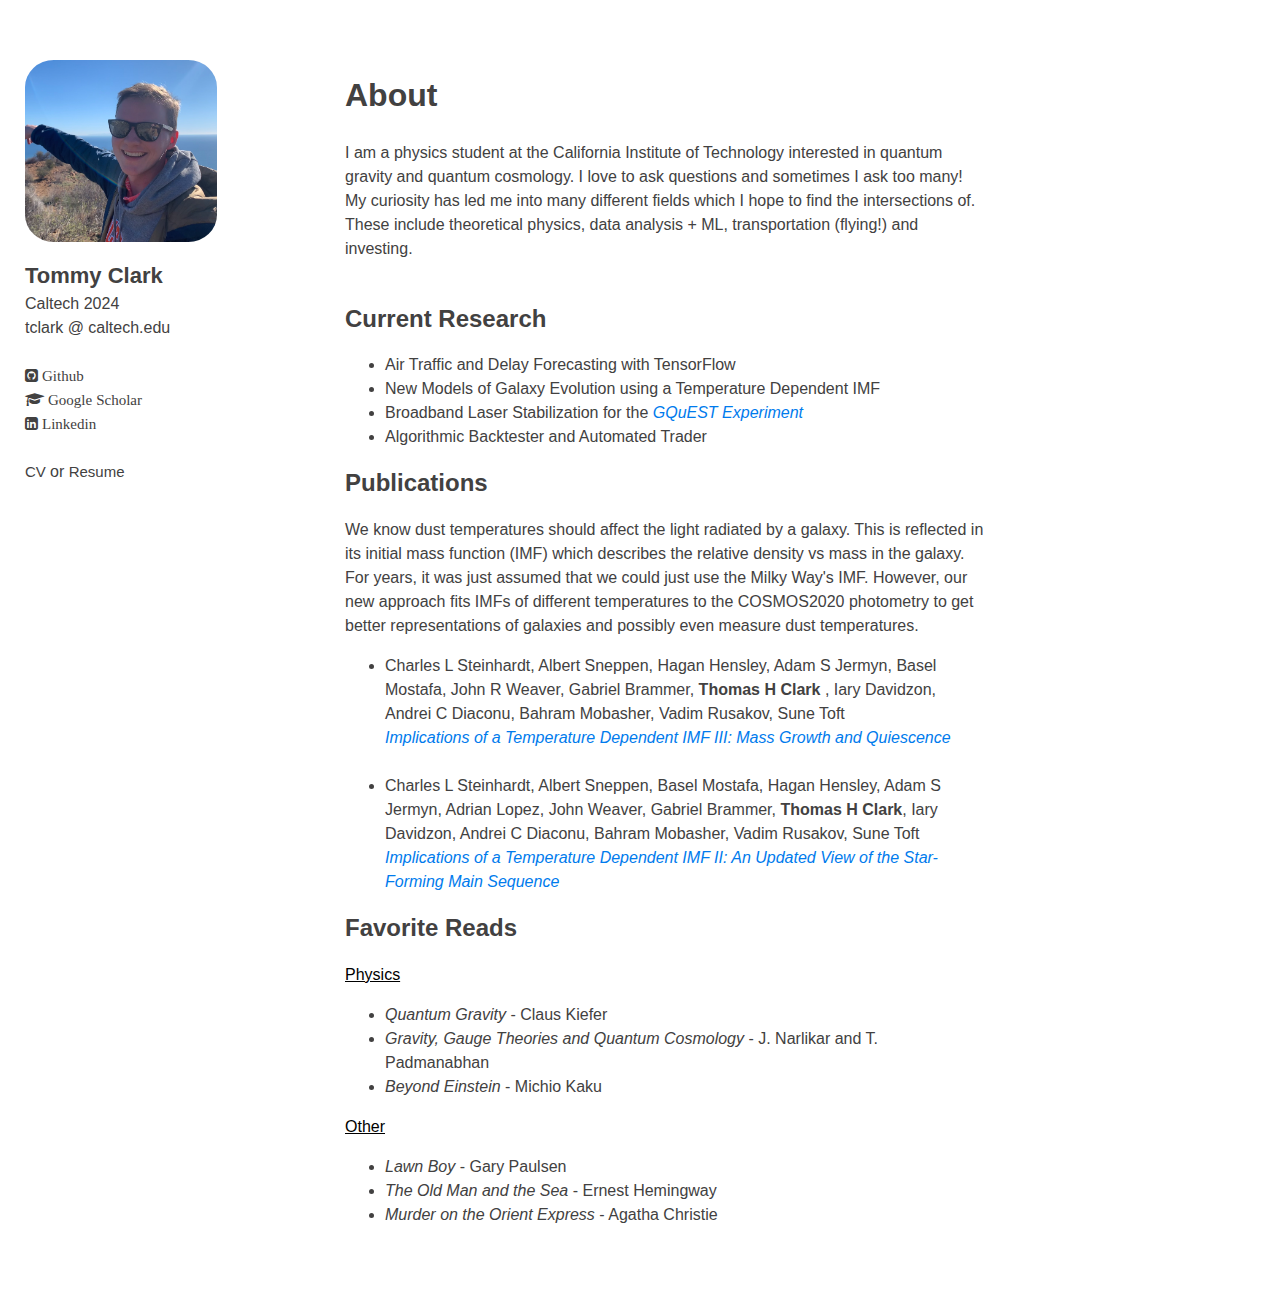
<file: index.html>
<!DOCTYPE html>
<meta name="viewport" content="width=device-width, initial-scale=1.0">

<html lang="en">
    <link rel="stylesheet" href="https://cdnjs.cloudflare.com/ajax/libs/font-awesome/4.7.0/css/font-awesome.min.css">
    <head>
        <meta name="google-site-verification" content="nhdzxIujHjo7BJQTSLfL-6hNNFkjwTqk34M7Z2IaFS0" />
        <title>Tommy Clark</title>
        <link rel="shortcut icon" type="image/png" href="Images/icon.png?"/>
        <link rel="stylesheet" href="main.css?">
    </head>

    <body>
        <div class = "sidenav">
            <img class=stones src="Images/pepperdine.png", style="border-radius:15%;">
            <h3> Tommy Clark </h3>
            <ps>Caltech 2024</ps>
            <br>
            <ps>tclark @ caltech.edu</ps>
            <br>
            <br>
            <a href="https://github.com/tclarkf35", style="display: inline;"><i class="fa fa-github-square"> Github</i></a>
            <br>
            <a href="https://scholar.google.com/citations?hl=en&user=0_H12LgAAAAJ&view_op=list_works&gmla=AJsN-F78_cCEYnbCfg-4TyhJ1wwWpsqRUtcQ1Zkl7Fo3-ZiIrJgLU4J_7Egk6dEWRBq11LvFyGQjBL4I_zLwrJweegazga4yNC1pfe2uV4urAu68kV0mfI4", style="display: inline;"><i class="fa fa-graduation-cap"> Google Scholar</i></a>
            <br>
            <a href="https://www.linkedin.com/in/tommy-clark-56a8a41bb/", style="display: inline;"><i class="fa fa-linkedin-square"> Linkedin</i></a>
            <br>
            <br>
            <ps><a href="resources/CV.pdf", style="display: inline;">CV </a> or
            <a href="resources/CV.pdf", style="display: inline;">Resume</a></ps>
        </div>
        
        <div class="main">
            <h1> About </h1>
            <p> I am a physics student at the California Institute of Technology interested in quantum gravity and quantum cosmology.
                I love to ask questions and sometimes I ask too many!
                My curiosity has led me into many different fields which I hope to find the intersections of. These include theoretical 
                physics, data analysis + ML, transportation (flying!) and investing.
                
            </p>
            <br>
            <h2> Current Research </h2>
            <ul>
                <li> Air Traffic and Delay Forecasting with TensorFlow</li>
                <li> New Models of Galaxy Evolution using a Temperature Dependent IMF</li>
                <li> Broadband Laser Stabilization for the <a href="https://magazine.caltech.edu/post/quantum-gravity"><em>GQuEST Experiment</em></a></li>
                <li> Algorithmic Backtester and Automated Trader</li>
            </ul>
            <h2> Publications</h2>
            <p> We know dust temperatures should affect the light radiated by a galaxy. 
                This is reflected in its initial mass function (IMF) which describes the relative density vs mass in the galaxy. 
                For years, it was just assumed that we could just use the Milky Way's IMF. However, our new approach
                fits IMFs of different temperatures
                to the COSMOS2020 photometry to get better representations of galaxies and possibly even measure dust temperatures.
                <ul>
                    <li> 
                        Charles L Steinhardt, Albert Sneppen, Hagan Hensley, Adam S Jermyn, Basel Mostafa, John R Weaver, Gabriel Brammer, 
                        <strong>Thomas H Clark </strong>, Iary Davidzon, Andrei C Diaconu, Bahram Mobasher, Vadim Rusakov, Sune Toft
                        <br>
                        <a href="https://arxiv.org/pdf/2206.01750.pdf", style="display: inline; white-space: normal;"><em>Implications of a Temperature Dependent IMF III: Mass Growth and Quiescence</em></a>
                    </li>
                    <br>
                    <li> 
                        Charles L Steinhardt, Albert Sneppen, Basel Mostafa, Hagan Hensley, Adam S Jermyn, Adrian Lopez, John Weaver, Gabriel Brammer, 
                        <strong> Thomas H Clark</strong>, Iary Davidzon, Andrei C Diaconu, Bahram Mobasher, Vadim Rusakov, Sune Toft
                        <br>
                        <a href="https://arxiv.org/pdf/2205.14161", style="display: inline; white-space: normal;"><em>Implications of a Temperature Dependent IMF II: An Updated View of the Star-Forming Main Sequence</em></a>
                    </li>
                </ul>
            </p>
            <h2> Favorite Reads</h2>
            <u>Physics</u>
            <ul>
                <li><p style="font-style: italic; display: inline;">Quantum Gravity</p> - Claus Kiefer</li>
                <li><p style="font-style: italic; display: inline;">Gravity, Gauge Theories and Quantum Cosmology</p> - J. Narlikar and T. Padmanabhan</li>
                <li><p style="font-style: italic; display: inline;">Beyond Einstein</p> - Michio Kaku</li>
            </ul>
            <u>Other</u>
            <ul>
                <li><p style="font-style: italic; display: inline;">Lawn Boy</p> - Gary Paulsen</li>
                <li><p style="font-style: italic; display: inline;">The Old Man and the Sea</p> - Ernest Hemingway</li>
                <li><p style="font-style: italic; display: inline;">Murder on the Orient Express</p> - Agatha Christie</li>
            </ul>
        </div>
    </body>


</html>
</file>
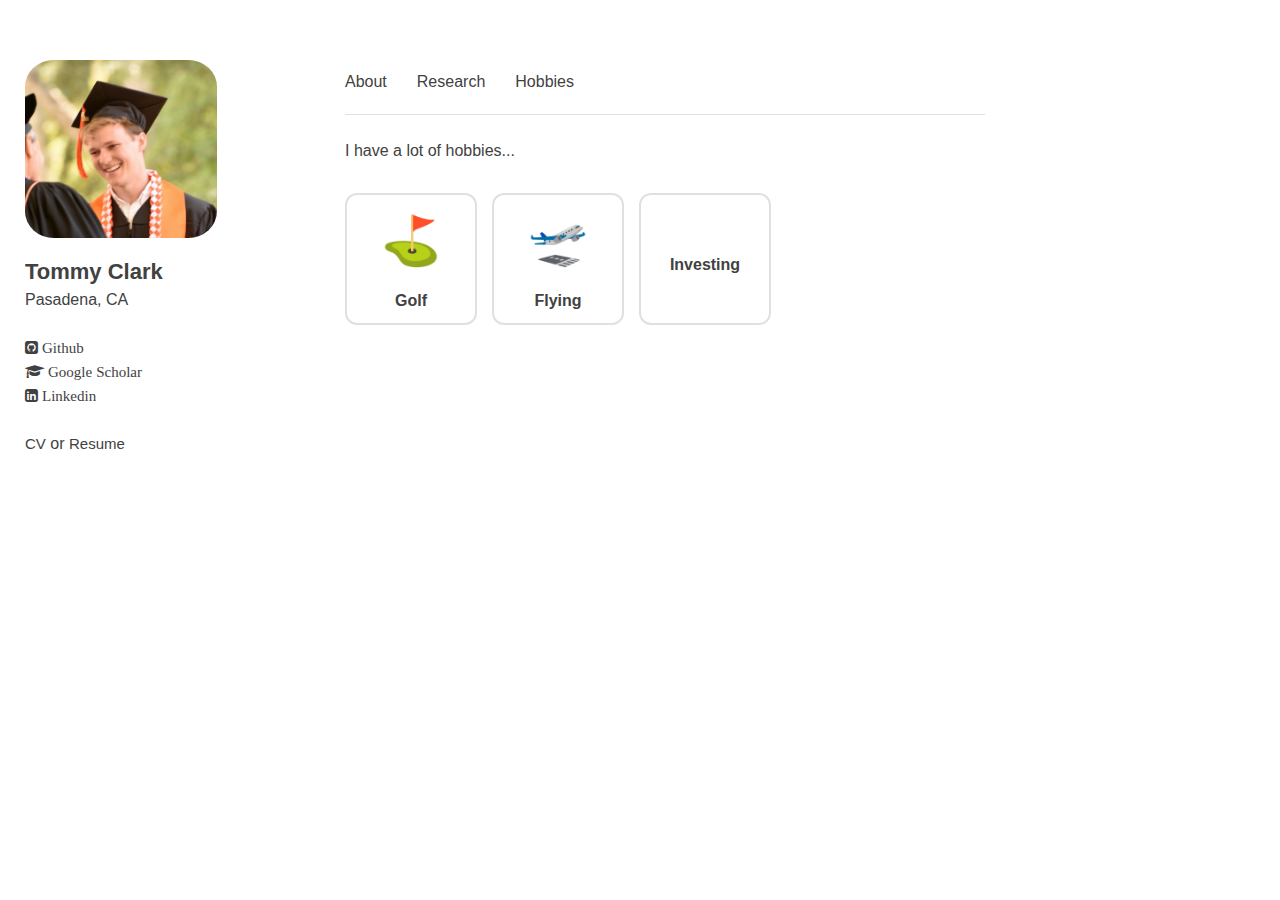
<file: hobbies.html>
<!DOCTYPE html>
<meta name="viewport" content="width=device-width, initial-scale=1.0">

<html lang="en">
    <link rel="stylesheet" href="https://cdnjs.cloudflare.com/ajax/libs/font-awesome/4.7.0/css/font-awesome.min.css">
    <head>
        <meta name="google-site-verification" content="nhdzxIujHjo7BJQTSLfL-6hNNFkjwTqk34M7Z2IaFS0" />
        <title>Research - Tommy Clark</title>
        <link rel="shortcut icon" type="image/png" href="Images/icon.png?"/>
        <link rel="stylesheet" href="main.css?">
    </head>

    <header>
        <nav class="navbar">
            <ul>
                <li><a href="index.html">About</a></li>
                <li><a href="research.html">Research</a></li>
                <li><a href="hobbies.html">Hobbies</a></li>
            </ul>
        </nav>
    </header>

    <body>
        <div id="sidenav-include" data-src="/sidenav.html" aria-hidden="true"></div>
        <br>
        <script>
            (function loadSidenav() {
                const container = document.getElementById('sidenav-include');
                if (!container) return;
                const src = container.getAttribute('data-src') || '/sidenav.html';
                fetch(src)
                    .then(r => { if (!r.ok) throw new Error('HTTP ' + r.status); return r.text(); })
                    .then(html => { container.innerHTML = html; container.setAttribute('aria-hidden','false'); })
                    .catch(err => console.error('Failed to load sidenav:', err));
            })();
        </script>

        <div class="main">

            <p>I have a lot of hobbies... </p>
            
            <div class="hobbies-container">
                <a href="hobbies/golf/golf.html" class="hobby-box">
                    <div class="hobby-icon">⛳</div>
                    <p class="hobby-name">Golf</p>
                
                <a href="hobbies/flying/flying.html" class="hobby-box">
                    <div class="hobby-icon">🛫</div>
                    <p class="hobby-name">Flying</p>
                </a>
                <a href="hobbies/investing/investing.html" class="hobby-box">
                    <div class="hobby-icon"></div>
                    <p class="hobby-name">Investing</p>
                </a>
            </div>
        </div>
    </body>
</html>
</file>
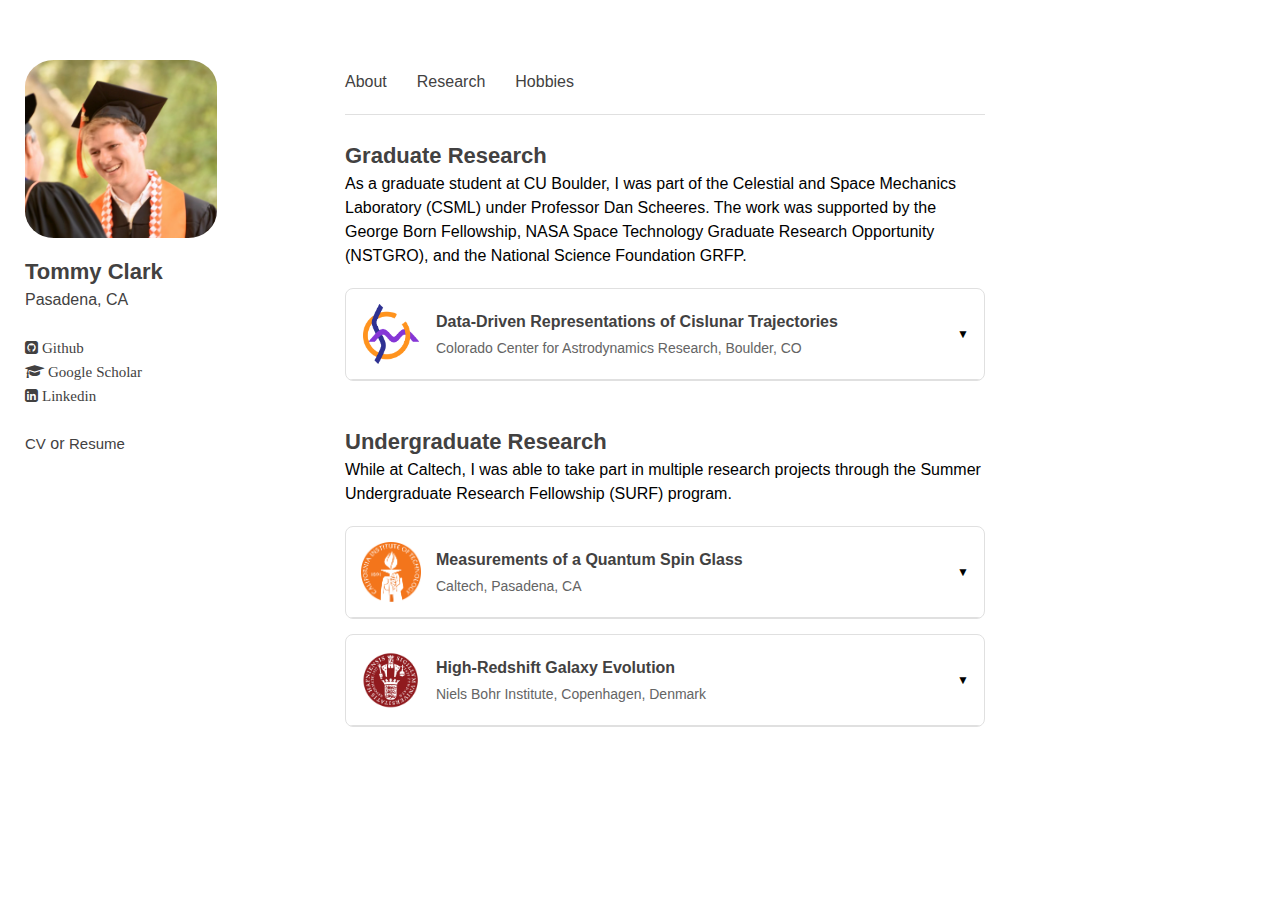
<file: projects.html>
<!DOCTYPE html>
<meta name="viewport" content="width=device-width, initial-scale=1.0">

<html lang="en">
    <link rel="stylesheet" href="https://cdnjs.cloudflare.com/ajax/libs/font-awesome/4.7.0/css/font-awesome.min.css">
    <head>
        <meta name="google-site-verification" content="nhdzxIujHjo7BJQTSLfL-6hNNFkjwTqk34M7Z2IaFS0" />
        <title>Research - Tommy Clark</title>
        <link rel="shortcut icon" type="image/png" href="Images/icon.png?"/>
        <link rel="stylesheet" href="main.css?">
    </head>

    <header>
        <nav class="navbar">
            <ul>
                <li><a href="index.html">About</a></li>
                <li><a href="projects.html">Research</a></li>
                <li><a href="hobbies.html">Hobbies</a></li>
            </ul>
        </nav>
    </header>

    <body>
        <div id="sidenav-include" data-src="/sidenav.html" aria-hidden="true"></div>
        <br>
        <h3 class="section-title">Graduate Research</h3>
        As a graduate student at CU Boulder, I was part of the Celestial and Space Mechanics Laboratory (CSML) under Professor Dan Scheeres. 
        The work was supported by the George Born Fellowship, NASA Space Technology Graduate Research Opportunity (NSTGRO), and the National Science Foundation GRFP.
        <div class="main">
             <div class="project-list">
                <!-- CU Boulder -->
                <div class="project-item">
                    <div class="project-header" onclick="toggleProject(this)">
                        <img src="Images/csml.png" alt="CU Boulder" class="inst-logo">
                        <div class="project-info">
                            <h3 class="project-name">Data-Driven Representations of Cislunar Trajectories</h3>
                            <p class="project-title">Colorado Center for Astrodynamics Research, Boulder, CO</p>
                        </div>
                        <span class="expand-icon">▼</span>
                    </div>
                    <div class="project-details">
                        <p><strong>Dates:</strong> 08/2024-Present</p>
                        <p><strong>Principal Investigator:</strong> Professor Dan Scheeres</p>
                    </div>
                </div>

        </div>

        <br>
        <h3 class="section-title">Undergraduate Research</h3>
        While at Caltech, I was able to take part in multiple research projects through the Summer Undergraduate Research Fellowship (SURF) program.
             <div class="project-list">
        <!-- TFR Lab -->
                <div class="project-item">
                    <div class="project-header" onclick="toggleProject(this)">
                        <img src="Images/caltechlogo.png" alt="CU Boulder" class="inst-logo">
                        <div class="project-info">
                            <h3 class="project-name">Measurements of a Quantum Spin Glass</h3>
                            <p class="project-title">Caltech, Pasadena, CA</p>
                        </div>
                        <span class="expand-icon">▼</span>
                    </div>
                    <div class="project-details">
                        <p><strong>Dates:</strong> 08/2024-Present</p>
                        <p><strong>Principal Investigator:</strong> Professor Tom Rosenbaum</p>
                    </div>
                </div>

                <!-- NBI -->
                <div class="project-item">
                    <div class="project-header" onclick="toggleProject(this)">
                        <img src="Images/ku.jpg" alt="CU Boulder" class="inst-logo">
                        <div class="project-info">
                            <h3 class="project-name">High-Redshift Galaxy Evolution</h3>
                            <p class="project-title">Niels Bohr Institute, Copenhagen, Denmark</p>
                        </div>
                        <span class="expand-icon">▼</span>
                    </div>
                    <div class="project-details">
                        <p><strong>Dates:</strong> 06/2021-09/2021 (DK), 09/2021-01/2023 (USA)</p>
                        <p><strong>Principal Investigator:</strong> Professor Charles Steinhardt</p>
                        <a href="projects/earliest-stage-galaxy-evolution.html">Read More</a>
                    </div>
                </div>
            </div>
        </div>
        <script>
            // Load shared sidenav fragment into pages
            (function loadSidenav() {
                const container = document.getElementById('sidenav-include');
                if (!container) return;
                const src = container.getAttribute('data-src') || '/sidenav.html';
                fetch(src)
                    .then(r => { if (!r.ok) throw new Error('HTTP ' + r.status); return r.text(); })
                    .then(html => { container.innerHTML = html; container.setAttribute('aria-hidden','false'); })
                    .catch(err => console.error('Failed to load sidenav:', err));
            })();

            // Toggle expand/collapse for project items
            function toggleProject(headerElement) {
                headerElement.classList.toggle('expanded');
            }
        </script>
    </body>

</html>
</file>
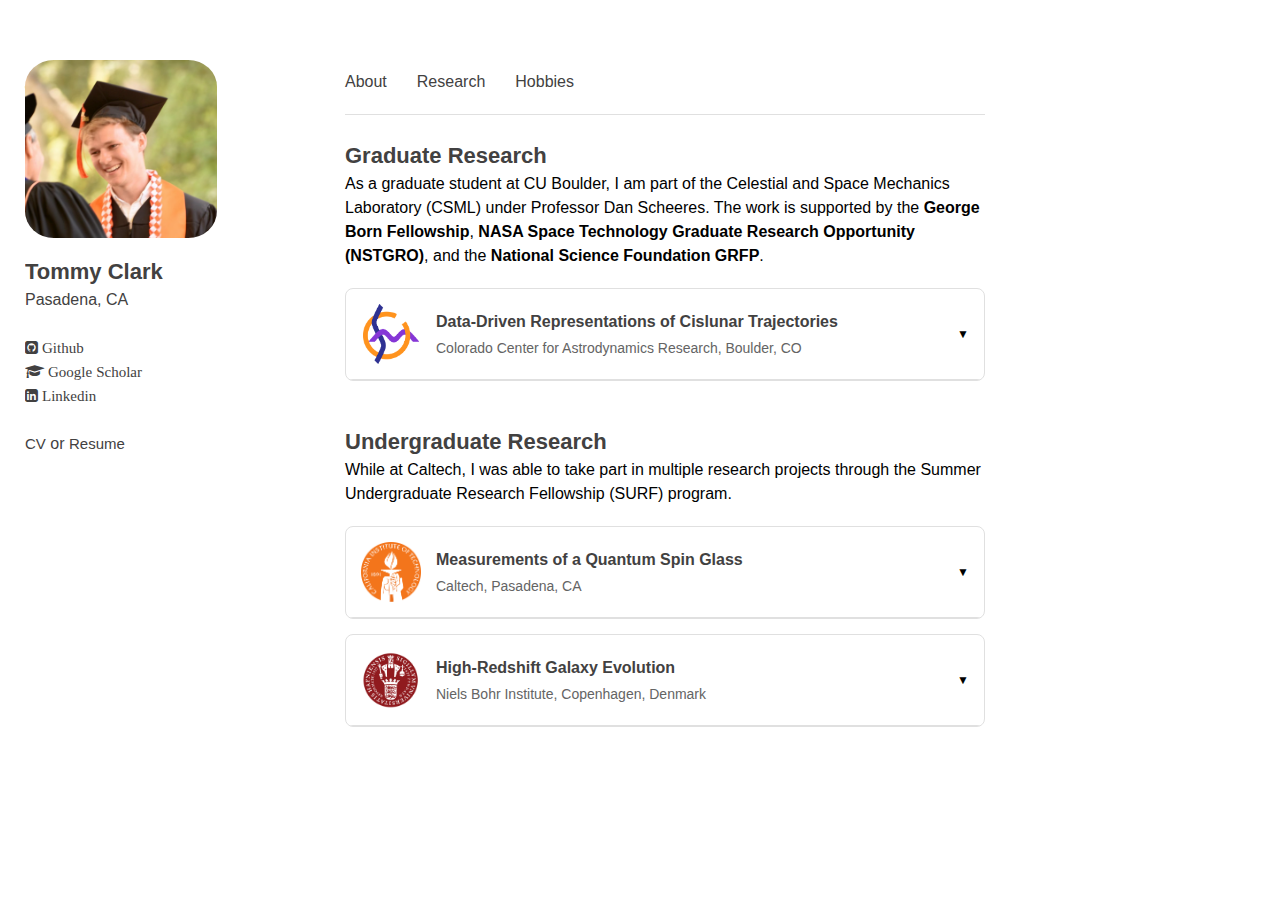
<file: research.html>
<!DOCTYPE html>
<meta name="viewport" content="width=device-width, initial-scale=1.0">

<html lang="en">
    <link rel="stylesheet" href="https://cdnjs.cloudflare.com/ajax/libs/font-awesome/4.7.0/css/font-awesome.min.css">
    <head>
        <meta name="google-site-verification" content="nhdzxIujHjo7BJQTSLfL-6hNNFkjwTqk34M7Z2IaFS0" />
        <title>Research - Tommy Clark</title>
        <link rel="shortcut icon" type="image/png" href="Images/icon.png?"/>
        <link rel="stylesheet" href="main.css?">
    </head>

    <header>
        <nav class="navbar">
            <ul>
                <li><a href="index.html">About</a></li>
                <li><a href="research.html">Research</a></li>
                <li><a href="hobbies.html">Hobbies</a></li>
            </ul>
        </nav>
    </header>

    <body>
        <div id="sidenav-include" data-src="/sidenav.html" aria-hidden="true"></div>
        <br>
        <h3 class="section-title">Graduate Research</h3>
        As a graduate student at CU Boulder, I am part of the Celestial and Space Mechanics Laboratory (CSML) under Professor Dan Scheeres. 
        The work is supported by the <strong>George Born Fellowship</strong>, <strong>NASA Space Technology Graduate Research Opportunity (NSTGRO)</strong>, and the <strong>National Science Foundation GRFP</strong>.
        <div class="main">
             <div class="project-list">
                <!-- CU Boulder -->
                <div class="project-item">
                    <div class="project-header" onclick="toggleProject(this)">
                        <img src="Images/csml.png" alt="CU Boulder" class="inst-logo">
                        <div class="project-info">
                            <h3 class="project-name">Data-Driven Representations of Cislunar Trajectories</h3>
                            <p class="project-title">Colorado Center for Astrodynamics Research, Boulder, CO</p>
                        </div>
                        <span class="expand-icon">▼</span>
                    </div>
                    <div class="project-details">
                        <p><strong>Dates:</strong> 08/2024-Present</p>
                        <p><strong>Principal Investigator:</strong> Professor Dan Scheeres</p>
                    </div>
                </div>

        </div>

        <br>
        <h3 class="section-title">Undergraduate Research</h3>
        While at Caltech, I was able to take part in multiple research projects through the Summer Undergraduate Research Fellowship (SURF) program.
             <div class="project-list">
        <!-- TFR Lab -->
                <div class="project-item">
                    <div class="project-header" onclick="toggleProject(this)">
                        <img src="Images/caltechlogo.png" alt="CU Boulder" class="inst-logo">
                        <div class="project-info">
                            <h3 class="project-name">Measurements of a Quantum Spin Glass</h3>
                            <p class="project-title">Caltech, Pasadena, CA</p>
                        </div>
                        <span class="expand-icon">▼</span>
                    </div>
                    <div class="project-details">
                        <p><strong>Dates:</strong> 08/2024-Present</p>
                        <p><strong>Principal Investigator:</strong> Professor Tom Rosenbaum</p>
                        <a href="research/TFR/cryo.html">Read More</a>
                    </div>
                </div>

                <!-- NBI -->
                <div class="project-item">
                    <div class="project-header" onclick="toggleProject(this)">
                        <img src="Images/ku.jpg" alt="CU Boulder" class="inst-logo">
                        <div class="project-info">
                            <h3 class="project-name">High-Redshift Galaxy Evolution</h3>
                            <p class="project-title">Niels Bohr Institute, Copenhagen, Denmark</p>
                        </div>
                        <span class="expand-icon">▼</span>
                    </div>
                    <div class="project-details">
                        <p><strong>Dates:</strong> 06/2021-09/2021 (DK), 09/2021-01/2023 (USA)</p>
                        <p><strong>Principal Investigator:</strong> Professor Charles Steinhardt</p>
                        <a href="research/DAWN/earliest-stage-galaxy-evolution.html">Read More</a>
                    </div>
                </div>
            </div>
        </div>
        <script>
            // Load shared sidenav fragment into pages
            (function loadSidenav() {
                const container = document.getElementById('sidenav-include');
                if (!container) return;
                const src = container.getAttribute('data-src') || '/sidenav.html';
                fetch(src)
                    .then(r => { if (!r.ok) throw new Error('HTTP ' + r.status); return r.text(); })
                    .then(html => { container.innerHTML = html; container.setAttribute('aria-hidden','false'); })
                    .catch(err => console.error('Failed to load sidenav:', err));
            })();

            // Toggle expand/collapse for project items
            function toggleProject(headerElement) {
                headerElement.classList.toggle('expanded');
            }
        </script>
    </body>

</html>
</file>
<file: main.css>
body{
    background-color: white;
    font-family: -apple-system, BlinkMacSystemFont, 'Segoe UI', Roboto, Oxygen, Ubuntu, Cantarell, 'Open Sans', 'Helvetica Neue', sans-serif ;
    margin: auto;
    line-height: 1.5;
    width: 50%;
    padding-top: 50px;
    padding-bottom: 50px;
    padding-left: 50px;
}
h1{
    color: rgb(66, 65, 65);
    font-weight: bold;
}

em{
    font-size:16px;
    color: rgb(0, 123, 237);
}

em1{
    color: rgb(66, 65, 65);
}

a { 
    white-space: normal;
    text-decoration-line: none;
    display: inline; 
}

a:hover {
    color: rgb(0, 123, 237);
}

/* Navigation Bar */
.navbar {
    background-color: white;
    padding: 0;
    position: sticky;
    top: 0;
    z-index: 100;
    border-bottom: 1px solid #e0e0e0;
}

.navbar ul {
    list-style: none;
    margin: 0;
    padding: 20px 0px;
    display: flex;
    gap: 30px;
}

.navbar li {
    display: inline;
}

.navbar a {
    text-decoration: none;
    color: rgb(66, 65, 65);
    font-weight: 500;
    font-size: 16px;
}

.navbar a:hover {
    color: rgb(0, 123, 237);
}

h2{
    color: rgb(66, 65, 65);
    font-weight: bold;
    line-height: 1.2;
}

h3{
    color: rgb(66, 65, 65);
    font-weight: bold;
    font-size:22px;
    margin:0;
}

ul{
    color: rgb(66, 65, 65);
}

ps{
    color: rgb(66, 65, 65);
    margin:0;
}

p{
    color: rgb(66, 65, 65);
    margin:0;
}
.stones{
    width: 100%;
    margin-bottom: 10px;
    margin-top: 10px;
}

/* The sidebar menu */
.sidenav {
  height: 100%; /* Full-height: remove this if you want "auto" height */
  width: 15%; /* Set the width of the sidebar */
  position: fixed; /* Fixed Sidebar (stay in place on scroll) */
  z-index: 1; /* Stay on top */
  top: 0; /* Stay at the top */
  left: 0;
  background-color: white; /* Black */
  overflow-x: hidden; /* Disable horizontal scroll */
  padding-top: 50px;
  padding-left: 25px;
}

/* The navigation menu links */
.sidenav a {
  text-decoration: none;
  font-size: 15px;
  color: rgb(66, 65, 65);
  display: block;
}

/* When you mouse over the navigation links, change their color */
.sidenav a:hover {
    color: rgb(0, 123, 237);
}

.fa-twitter:before {
    content: ""
}

.fa-twitter-square:before {
    content: ""
}

.social-icons .fa-twitter, .social-icons .fa-twitter-square {
    color:#55acee
}

.btn--twitter {
    background-color:#55acee
}

.btn--twitter:hover {
    background-color:#448abe
}

/* Use a media query to add a breakpoint at 800px: */
@media screen and (max-width: 450px) {
    .body{
      width: 100%;
      margin: 0px;
      padding-left: 0px; /* The width is 100%, when the viewport is 800px or smaller */
    }
    .sidenav{
        height: 100%; /* Full-height: remove this if you want "auto" height */
        width: 100%; /* Set the width of the sidebar */
        margin: 0px;
        position: static; /* Fixed Sidebar (stay in place on scroll) */
        z-index: auto; /* Stay on top */
        top: 0; /* Stay at the top */
        left: 0;
        background-color: white; /* Black */
        overflow-x: hidden; /* Disable horizontal scroll */
        padding-top: 20px;
        padding-left: 0px;
    }
}

/* Education Section */
.education-list {
    margin: 20px 0;
}

.education-item {
    border: 1px solid #e0e0e0;
    border-radius: 8px;
    margin-bottom: 15px;
    overflow: hidden;
    background-color: white;
    transition: all 0.3s ease;
}

.education-item:hover {
    border-color: rgb(0, 123, 237);
    box-shadow: 0 2px 8px rgba(0, 123, 237, 0.1);
}

.education-header {
    display: flex;
    align-items: center;
    gap: 15px;
    padding: 15px;
    cursor: pointer;
    user-select: none;
}

.school-logo {
    width: 60px;
    height: 60px;
    object-fit: contain;
    flex-shrink: 0;
    display: block;
    border-radius: 8px;
    background-color: white;
}

.degree-info {
    flex: 1;
}

.school-name {
    margin: 0;
    color: rgb(66, 65, 65);
    font-size: 16px;
    font-weight: 600;
}

.degree-title {
    margin: 4px 0 0 0;
    color: rgb(100, 100, 100);
    font-size: 14px;
}

.expand-icon {
    font-size: 12px;
    color: rgb(0, 123, 237);
    transition: transform 0.3s ease;
    flex-shrink: 0;
}

.education-header.expanded .expand-icon {
    transform: rotate(180deg);
}

.education-details {
    max-height: 0;
    overflow-y: auto;
    padding-left: 10px;
    transition: max-height 0.3s ease, padding 0.3s ease;
    border-top: 1px solid #e0e0e0;
    background-color: white;
}

.education-header.expanded + .education-details {
    max-height: 200px;
    padding: 15px;
}

.education-details p {
    margin: 8px 0;
    color: rgb(66, 65, 65);
    font-size: 14px;
}

/* Project Section */
.project-list {
    margin: 20px 0;
}

.project-item {
    border: 1px solid #e0e0e0;
    border-radius: 8px;
    margin-bottom: 15px;
    overflow: hidden;
    background-color: white;
    transition: all 0.3s ease;
}

.project-item:hover {
    border-color: rgb(0, 123, 237);
    box-shadow: 0 2px 8px rgba(0, 123, 237, 0.1);
}

.project-header {
    display: flex;
    align-items: center;
    gap: 15px;
    padding: 15px;
    cursor: pointer;
    user-select: none;
}

.inst-logo {
    width: 60px;
    height: 60px;
    object-fit: contain;
    flex-shrink: 0;
    display: block;
    border-radius: 8px;
    background-color: white;
}

.project-info {
    flex: 1;
}

.project-name {
    margin: 0;
    color: rgb(66, 65, 65);
    font-size: 16px;
    font-weight: 600;
}

.inst-title, .project-title {
    margin: 4px 0 0 0;
    color: rgb(100, 100, 100);
    font-size: 14px;
}

.project-header.expanded .expand-icon {
    transform: rotate(180deg);
}

.project-details {
    max-height: 0;
    overflow-y: auto;
    padding-left: 10px;
    transition: max-height 0.3s ease, padding 0.3s ease;
    border-top: 1px solid #e0e0e0;
    background-color: white;
}

.expand-icon {
    font-size: 12px;
    color: black;
    transition: transform 0.3s ease;
    flex-shrink: 0;
}

.project-header.expanded + .project-details {
    max-height: 180px;
    padding: 15px;
}

.project-details p {
    margin: 8px 0;
    color: rgb(66, 65, 65);
    font-size: 14px;
}

/* Hobbies Section */
.hobbies-container {
    display: grid;
    grid-template-columns: repeat(3, 1fr);
    gap: 15px;
    margin: 30px 0;
    max-width: 360px;
}

.hobby-box {
    display: flex;
    flex-direction: column;
    align-items: center;
    justify-content: center;
    aspect-ratio: 1 / 1;
    border: 2px solid #e0e0e0;
    border-radius: 12px;
    padding: 10px;
    cursor: pointer;
    transition: all 0.3s ease;
    background-color: white;
    text-decoration: none;
    color: rgb(66, 65, 65);
}

.hobby-box:hover {
    border-color: rgb(0, 123, 237);
    box-shadow: 0 4px 12px rgba(0, 123, 237, 0.15);
    transform: translateY(-2px);
}

.hobby-icon {
    font-size: 48px;
    margin-bottom: 12px;
    color: rgb(0, 123, 237);
}

.hobby-name {
    font-weight: 600;
    text-align: center;
    font-size: 16px;
    margin: 0;
}
</file>
